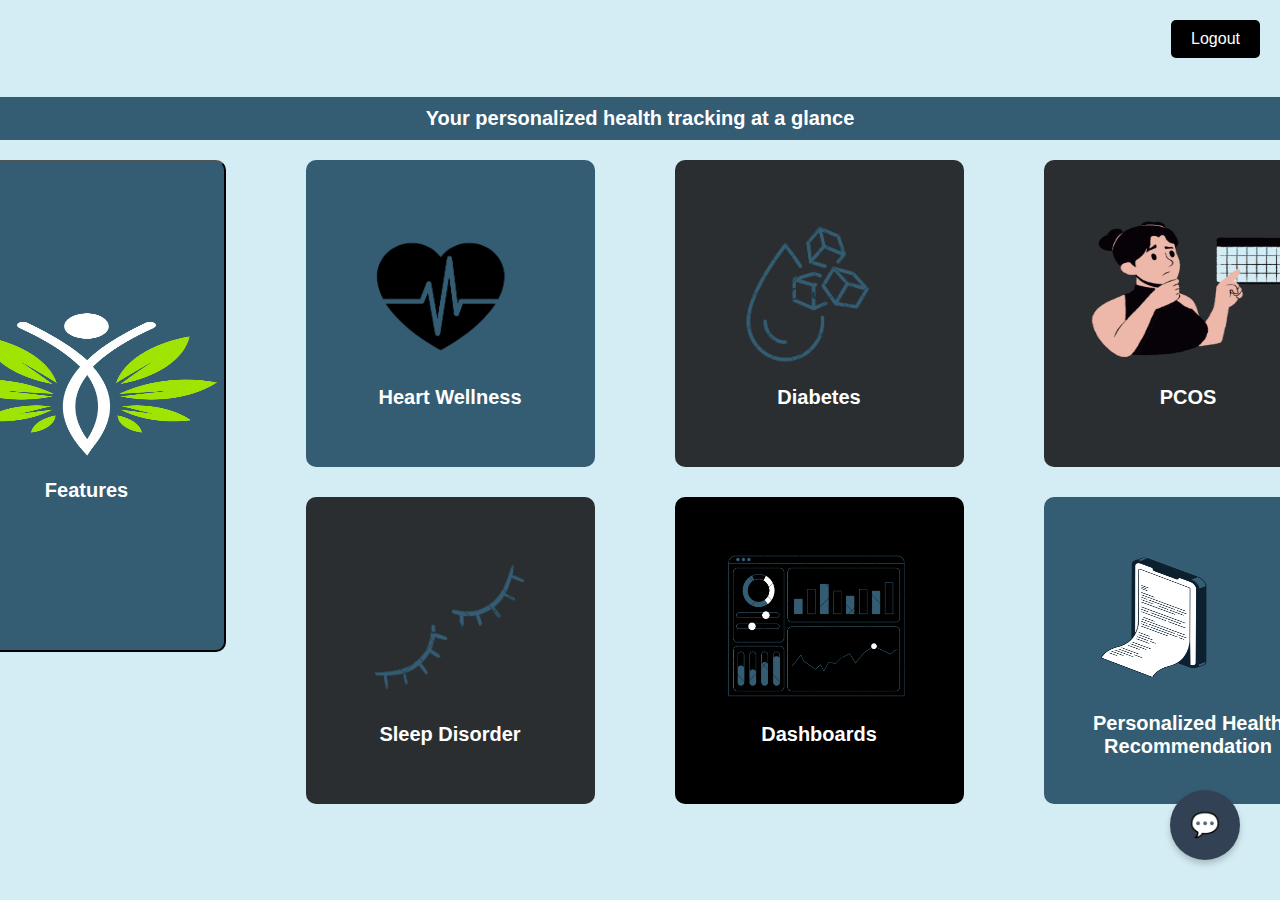
<file: XHEALTH-AI-main/html/afterlogin.html>
<!DOCTYPE html>
<html lang="en">
<head>
  <meta charset="UTF-8">
  <meta name="viewport" content="width=device-width, initial-scale=1.0">
  <title>afterlogin</title>
  <link rel="stylesheet" href="../css/afterlogin.css">
</head>
<body>
  <!-- Welcome Message Section -->
  <div class="welcome-container">
    <span>Your personalized health tracking at a glance</span>
  </div>

  <!-- Logout Button -->
  <button class="logout-button" onclick="logout()">Logout</button>

  <div class="container">
    <!-- Features Button -->
    <button class="block features">
      <img src="../images/logo.png" alt="Features">
      <span>Features</span>
    </button>

    <!-- Heart Wellness Button -->
    <a href="heart.html" class="block heart">
      <img src="../images/h.png" alt="Heart Wellness">
      <span>Heart Wellness</span>
    </a>

    <!-- Diabetes Button -->
    <a href="diabetes.html" class="block diabetes">
      <img src="../images/diabetes.png" alt="Diabetes">
      <span>Diabetes</span>
    </a>

    <!-- Asthma Button -->
    <a href="pcos.html" class="block asthma">
      <img src="../images/pcos.png" alt="Asthma">
      <span>PCOS</span>
    </a>

    <!-- Sleep Disorder Button -->
    <a href="sleep.html" class="block sleep">
      <img src="../images/sleep.png" alt="Sleep Disorder">
      <span>Sleep Disorder</span>
    </a>

    <!-- Dashboards Button -->
    <a href="dashboard.html" class="block dashboard">
      <img src="../images/dash.png" alt="Dashboards">
      <span>Dashboards</span>
    </a>

    <!-- Extra Button -->
    <a href="recommendations.html" class="block extra">
      <img src="../images/p.png" alt="Extra">
      <span>Personalized Health Recommendation</span>
    </a>
  </div>

  <script>
    // Logout function that redirects to the index page
    function logout() {
      window.location.href = "index.html"; // Redirect to index page (or login page)
    }
  </script>
      <iframe src="chatbot.html" style="position: fixed; bottom: 20px; right: 20px; width: 650px; height: 600px; border: none; z-index: 9999;"></iframe>
</body>
</html>
</file>
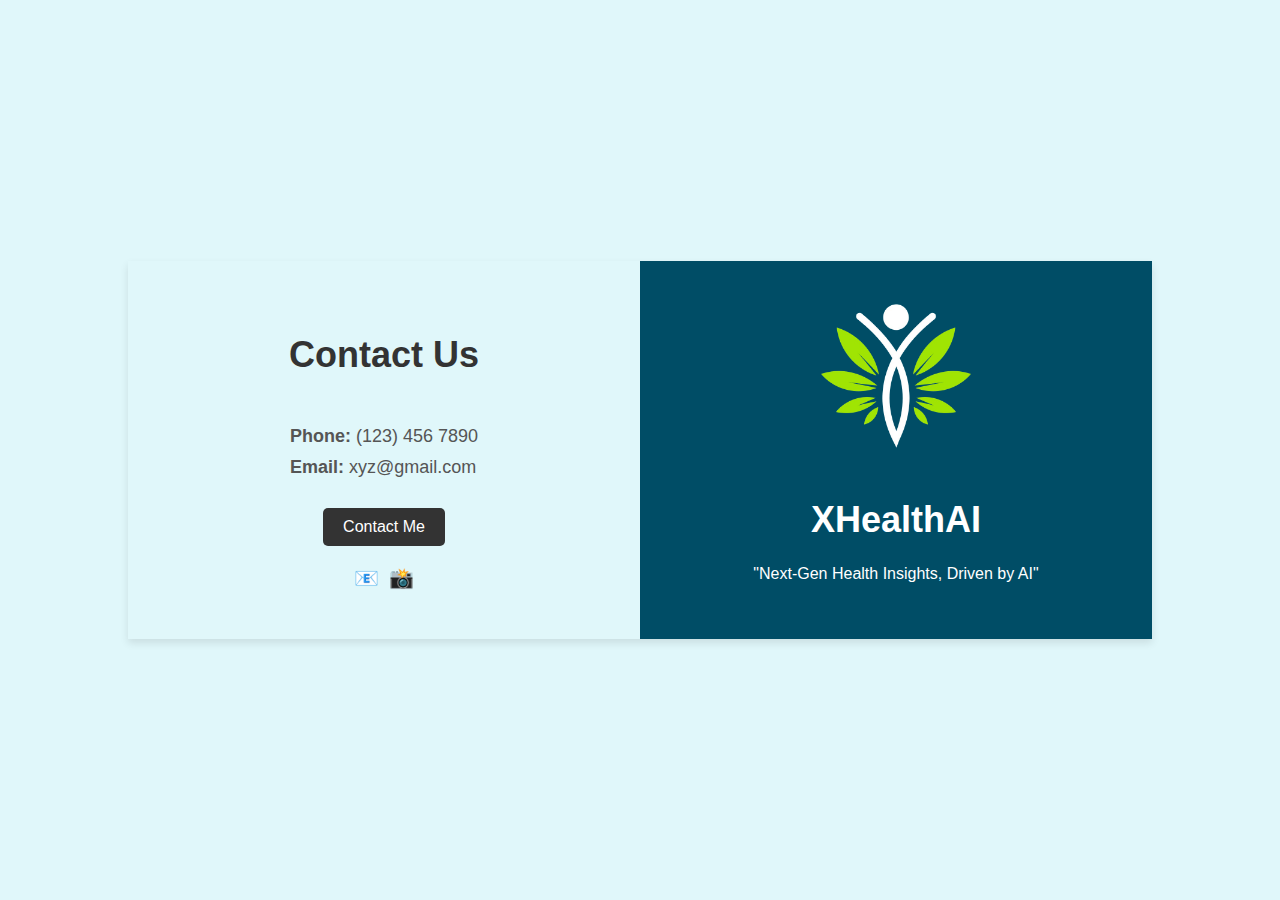
<file: XHEALTH-AI-main/html/contact.html>
<!DOCTYPE html>
<html lang="en">
  <head>
    <meta charset="UTF-8" />
    <meta name="viewport" content="width=device-width, initial-scale=1.0" />
    <title>Contact Us - XHealthAI</title>
    <style>
      body {
        margin: 0;
        font-family: Arial, sans-serif;
        display: flex;
        justify-content: center;
        align-items: center;
        height: 100vh;
        background-color: #e0f7fa;
      }

      .container {
        display: flex;
        flex-direction: row;
        width: 80%;
        max-width: 2000px;
        background-color: #ffffff;
        box-shadow: 0 4px 8px rgba(0, 0, 0, 0.1);
      }

      .left-section {
        flex: 1;
        background-color: #e0f7fa;
        padding: 40px;
        display: flex;
        flex-direction: column;
        justify-content: center;
        align-items: center;
      }

      .left-section h1 {
        font-size: 36px;
        color: #333333;
        margin-bottom: 20px;
        text-align: center;
      }

      .left-section p {
        font-size: 18px;
        color: #555555;
        margin: 5px 0;
      }

      .contact-info {
        margin-top: 20px;
        text-align: left;
        font-size: 16px;
        color: #333333;
      }

      .contact-info p {
        margin: 10px 0;
      }

      .contact-info p span {
        font-weight: bold;
      }

      .contact-button {
        margin-top: 20px;
      }

      .contact-button button {
        background-color: #333333;
        color: white;
        border: none;
        padding: 10px 20px;
        font-size: 16px;
        cursor: pointer;
        border-radius: 5px;
      }

      .contact-button button:hover {
        background-color: #555555;
      }

      .icons {
        margin-top: 20px;
        display: flex;
        gap: 10px;
      }

      .icons a {
        color: #333333;
        font-size: 20px;
        text-decoration: none;
      }

      .right-section {
        flex: 1;
        background-color: #004d66;
        display: flex;
        justify-content: center;
        align-items: center;
        color: white;
        text-align: center;
        padding: 40px;
      }

      .right-section h1 {
        font-size: 36px;
      }

      .right-section p {
        font-size: 16px;
        margin-top: 10px;
      }

      .logo {
        max-width: 150px;
        margin-bottom: 20px;
      }
    </style>
  </head>
  <body>
    <div class="container">
      <div class="left-section">
        <h1>Contact Us</h1>
        <div class="contact-info">
          <p><span>Phone:</span> (123) 456 7890</p>
          <p><span>Email:</span> xyz@gmail.com</p>
        </div>
        <div class="contact-button">
          <button onclick="location.href='mailto:xyz@gmail.com'">Contact Me</button>
        </div>
        <div class="icons">
          <a href="mailto:xyz@gmail.com">📧</a>
          <a href="https://www.instagram.com" target="_blank">📸</a>
        </div>
      </div>
      <div class="right-section">
        <div>
          <img src="../images/logo.png" alt="XHealthAI Logo" class="logo" />
          <h1>XHealthAI</h1>
          <p>"Next-Gen Health Insights, Driven by AI"</p>
        </div>
      </div>
    </div>
  </body>
</html>
</file>
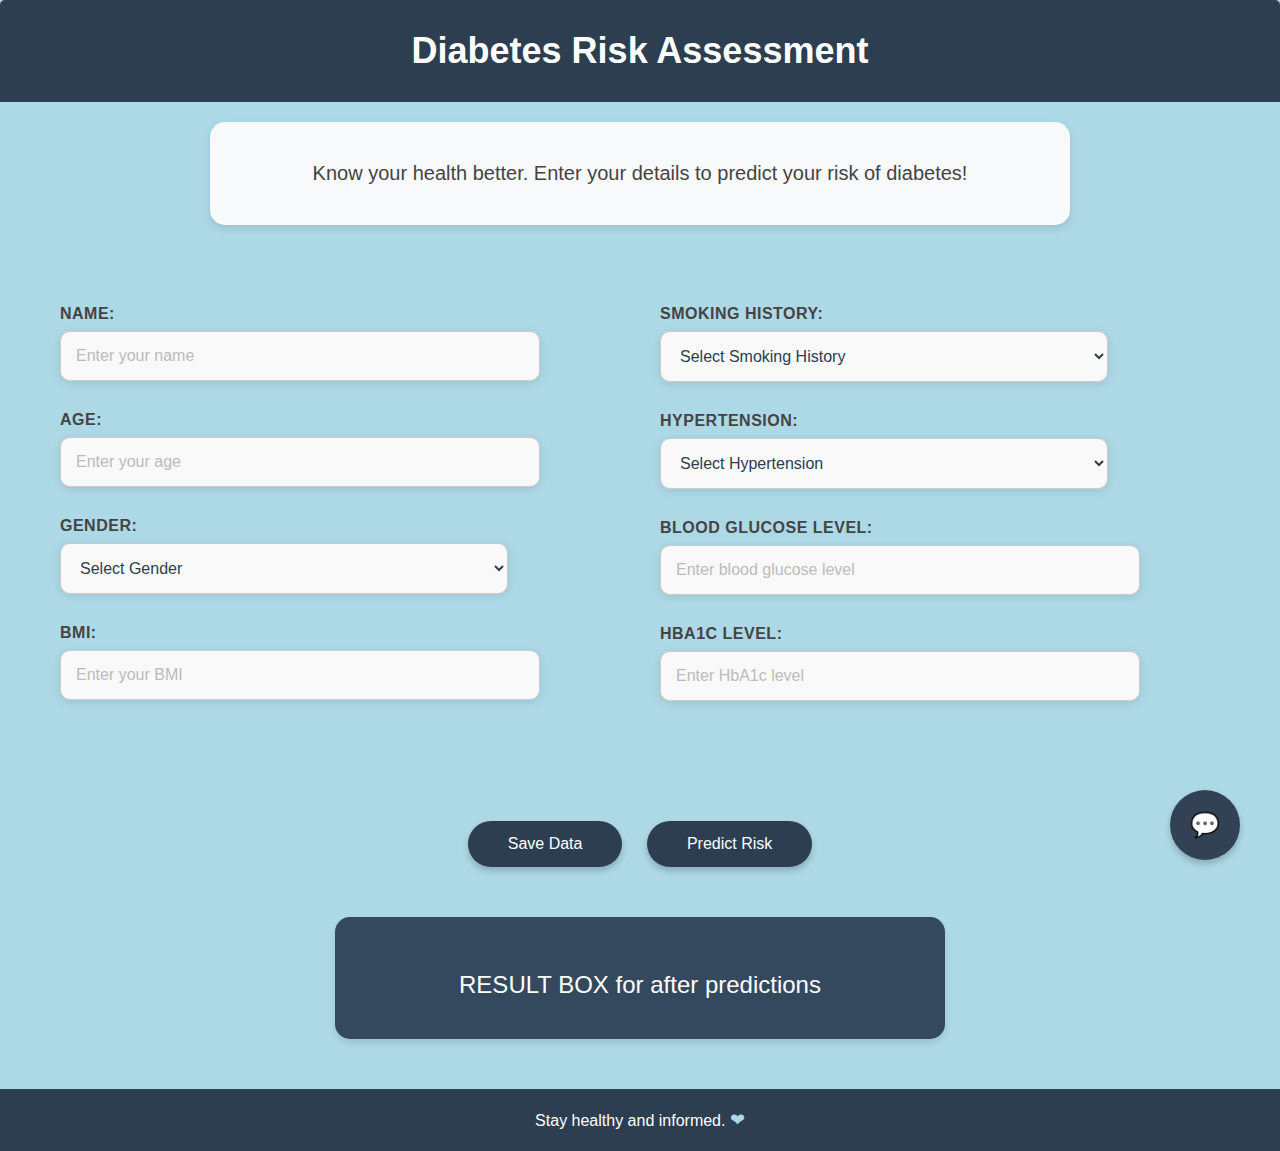
<file: XHEALTH-AI-main/html/diabetes.html>
<!DOCTYPE html>
<html lang="en">
<head>
  <meta charset="UTF-8">
  <meta name="viewport" content="width=device-width, initial-scale=1.0">
  <link rel="stylesheet" href="../css/box.css">
  <title>Diabetes Prediction</title>
</head>
<body>

  <!-- Header Section -->
  <div class="header">
    <h1>Diabetes Risk Assessment</h1>
  </div>

  <!-- Tagline Section -->
  <div class="intro-text">
    <p>Know your health better. Enter your details to predict your risk of diabetes!</p>
  </div>

  <!-- Main Input Section -->
  <div class="main">

    <!-- Left Column -->
    <div class="left-column">
      <div class="input-section">
        <label for="name">Name:</label>
        <input type="text" id="name" placeholder="Enter your name">
      </div>
      <div class="input-section">
        <label for="age">Age:</label>
        <input type="number" id="age" placeholder="Enter your age">
      </div>
      <div class="input-section">
        <label for="gender">Gender:</label>
        <select id="gender">
          <option value="" disabled selected>Select Gender</option>
          <option value="male">Male</option>
          <option value="female">Female</option>
          <option value="other">Other</option>
        </select>
      </div>
      <div class="input-section">
        <label for="bmi">BMI:</label>
        <input type="number" id="bmi" placeholder="Enter your BMI">
      </div>
    </div> <!-- Close left-column div -->

    <!-- Right Column -->
    <div class="right-column">
      <div class="input-section">
        <label for="smoking_history">Smoking History:</label>
        <select id="smoking_history">
          <option value="" disabled selected>Select Smoking History</option>
          <option value="never">Never</option>
          <option value="former">Former</option>
          <option value="current">Current</option>
        </select>
      </div>
      <div class="input-section">
        <label for="hypertension">Hypertension:</label>
        <select id="hypertension">
          <option value="" disabled selected>Select Hypertension</option>
          <option value="1">Yes</option>
          <option value="0">No</option>
        </select>
      </div>
      <div class="input-section">
        <label for="blood_glucose_level">Blood Glucose Level:</label>
        <input type="number" id="blood_glucose_level" placeholder="Enter blood glucose level">
      </div>
      <div class="input-section">
        <label for="HbA1c_level">HbA1c Level:</label>
        <input type="number" id="HbA1c_level" placeholder="Enter HbA1c level">
      </div>
    </div> <!-- Close right-column div -->

  </div> <!-- Close main div -->

  <!-- Buttons -->
  <div class="buttons">
    <button class="predict-btn" onclick="saveData()">Save Data</button>
    <button class="predict-btn" onclick="predictDiabetesRisk()">Predict Risk</button>
  </div>

  <!-- Result Box -->
  <div class="result-box" id="result-box">
    <p>RESULT BOX for after predictions</p>
  </div>
  
  <!-- Footer Section -->
  <footer class="footer-container">
    <p>Stay healthy and informed. <span>&#x2764;</span></p>
  </footer>

  <script>
    // Function to save data to the backend for diabetes
    function saveData() {
        const age = document.getElementById("age").value.trim();
        const gender = document.getElementById("gender").value;
        const hypertension = document.getElementById("hypertension").value;
        const smokingHistory = document.getElementById("smoking_history").value;
        const bmi = document.getElementById("bmi").value.trim();
        const hba1cLevel = document.getElementById("HbA1c_level").value.trim();
        const bloodGlucoseLevel = document.getElementById("blood_glucose_level").value.trim();

        // Replace with actual user ID from your system
        const userId = localStorage.getItem("user_id");

        // Data validation before sending request
        if (!age || !gender || !hypertension || !smokingHistory || !bmi || !hba1cLevel || !bloodGlucoseLevel) {
            alert("Please fill in all fields correctly.");
            return;
        }

        fetch(`http://127.0.0.1:5000/diabetes/diabetes_data/${userId}`, {
            method: "POST",
            headers: {
                "Content-Type": "application/json",
            },
            body: JSON.stringify({
                age,
                gender,
                hypertension,
                smoking_history: smokingHistory,
                bmi,
                HbA1c_level: hba1cLevel,
                blood_glucose_level: bloodGlucoseLevel,
            }),
        })
        .then((response) => response.json())
        .then((data) => {
            console.log("Data saved:", data);
            alert("Data saved successfully!");
        })
        .catch((error) => {
            console.error("Error:", error);
            alert("Error saving data!");
        });
    }

    // Function to predict diabetes risk
    function predictDiabetesRisk() {
        const age = document.getElementById("age").value.trim();
        const gender = document.getElementById("gender").value;
        const hypertension = document.getElementById("hypertension").value;
        const smokingHistory = document.getElementById("smoking_history").value;
        const bmi = document.getElementById("bmi").value.trim();
        const hba1cLevel = document.getElementById("HbA1c_level").value.trim();
        const bloodGlucoseLevel = document.getElementById("blood_glucose_level").value.trim();

        // Data validation before sending request
        if (!age || isNaN(age) || !gender || !hypertension || !smokingHistory || !bmi || isNaN(bmi) || !hba1cLevel || isNaN(hba1cLevel) || !bloodGlucoseLevel || isNaN(bloodGlucoseLevel)) {
            alert("Please fill in all fields correctly.");
            return;
        }

        // Show loading message while waiting for response
        document.getElementById("result-box").innerText = "Loading prediction...";

        fetch("http://127.0.0.1:5000/diabetes/diabetes_predict", {
            method: "POST",
            headers: {
                "Content-Type": "application/json",
            },
            body: JSON.stringify({
                age,
                gender,
                hypertension,
                smoking_history: smokingHistory,
                bmi,
                HbA1c_level: hba1cLevel,
                blood_glucose_level: bloodGlucoseLevel,
            }),
        })
        .then((response) => response.json())
        .then((data) => {
            console.log("Prediction:", data);
            const resultBox = document.getElementById("result-box");
            resultBox.innerHTML = `
                <p><strong>Prediction:</strong> ${data.message}</p>
                <p><strong>Risk Assessment:</strong> Based on the analysis, there is a <strong>${data.probabilities.risk}</strong> likelihood of being at risk of diabetes, while there is a <strong>${data.probabilities.no_risk}</strong> chance of no risk.</p>
            `;
        })
        .catch((error) => {
            console.error("Error:", error);
            alert("Error predicting risk!");
            document.getElementById("result-box").innerText = "Error occurred. Please try again.";
        });
    }
  </script>
      <iframe src="chatbot.html" style="position: fixed; bottom: 20px; right: 20px; width: 650px; height: 900px; border: none; z-index: 9999;"></iframe>
</body>
</html>
</file>
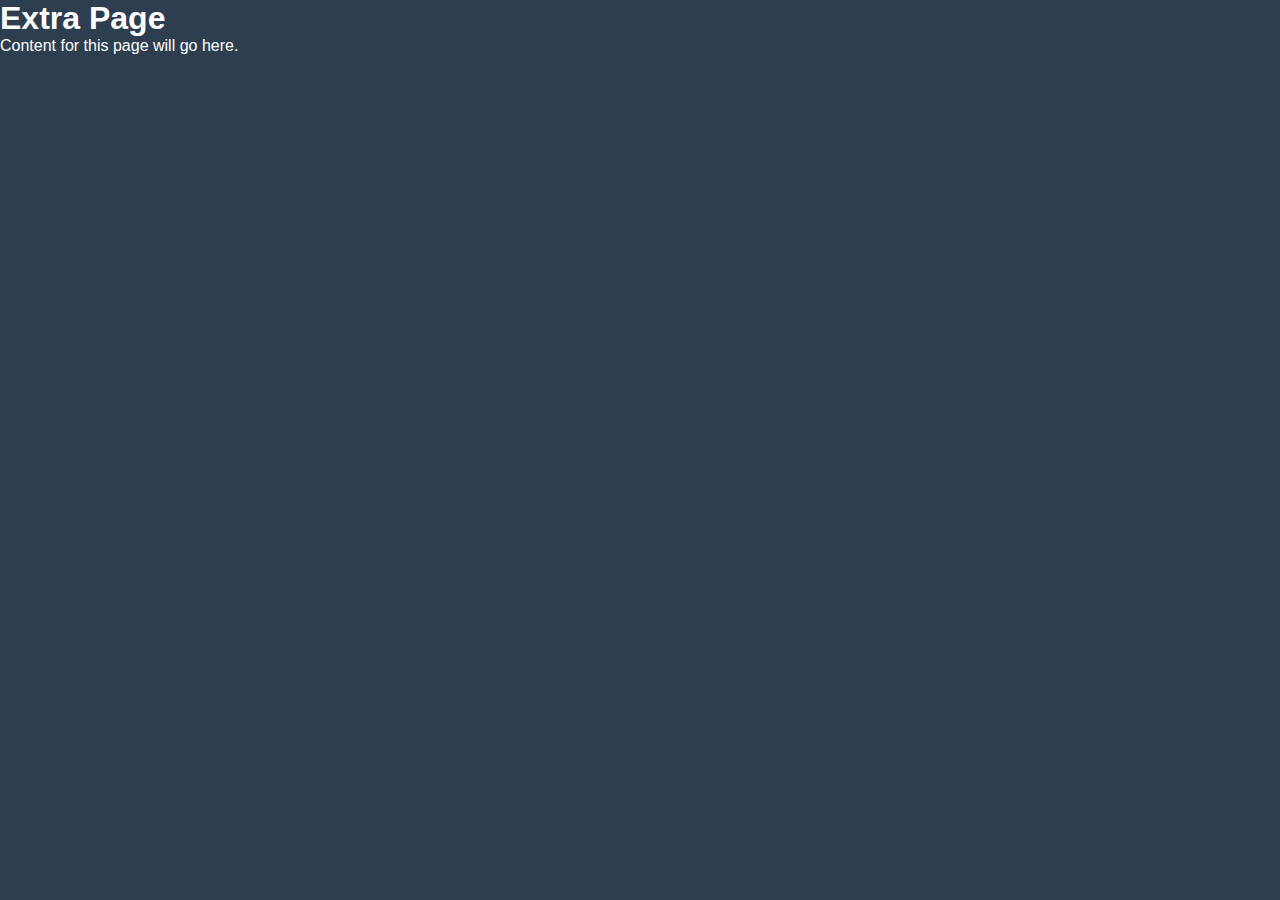
<file: XHEALTH-AI-main/html/extra.html>
<!DOCTYPE html>
<html lang="en">
<head>
  <meta charset="UTF-8">
  <meta name="viewport" content="width=device-width, initial-scale=1.0">
  <title>Extra Page</title>
  <link rel="stylesheet" href="../css/styles.css">
</head>
<body>
  <h1>Extra Page</h1>
  <p>Content for this page will go here.</p>
</body>
</html>
</file>
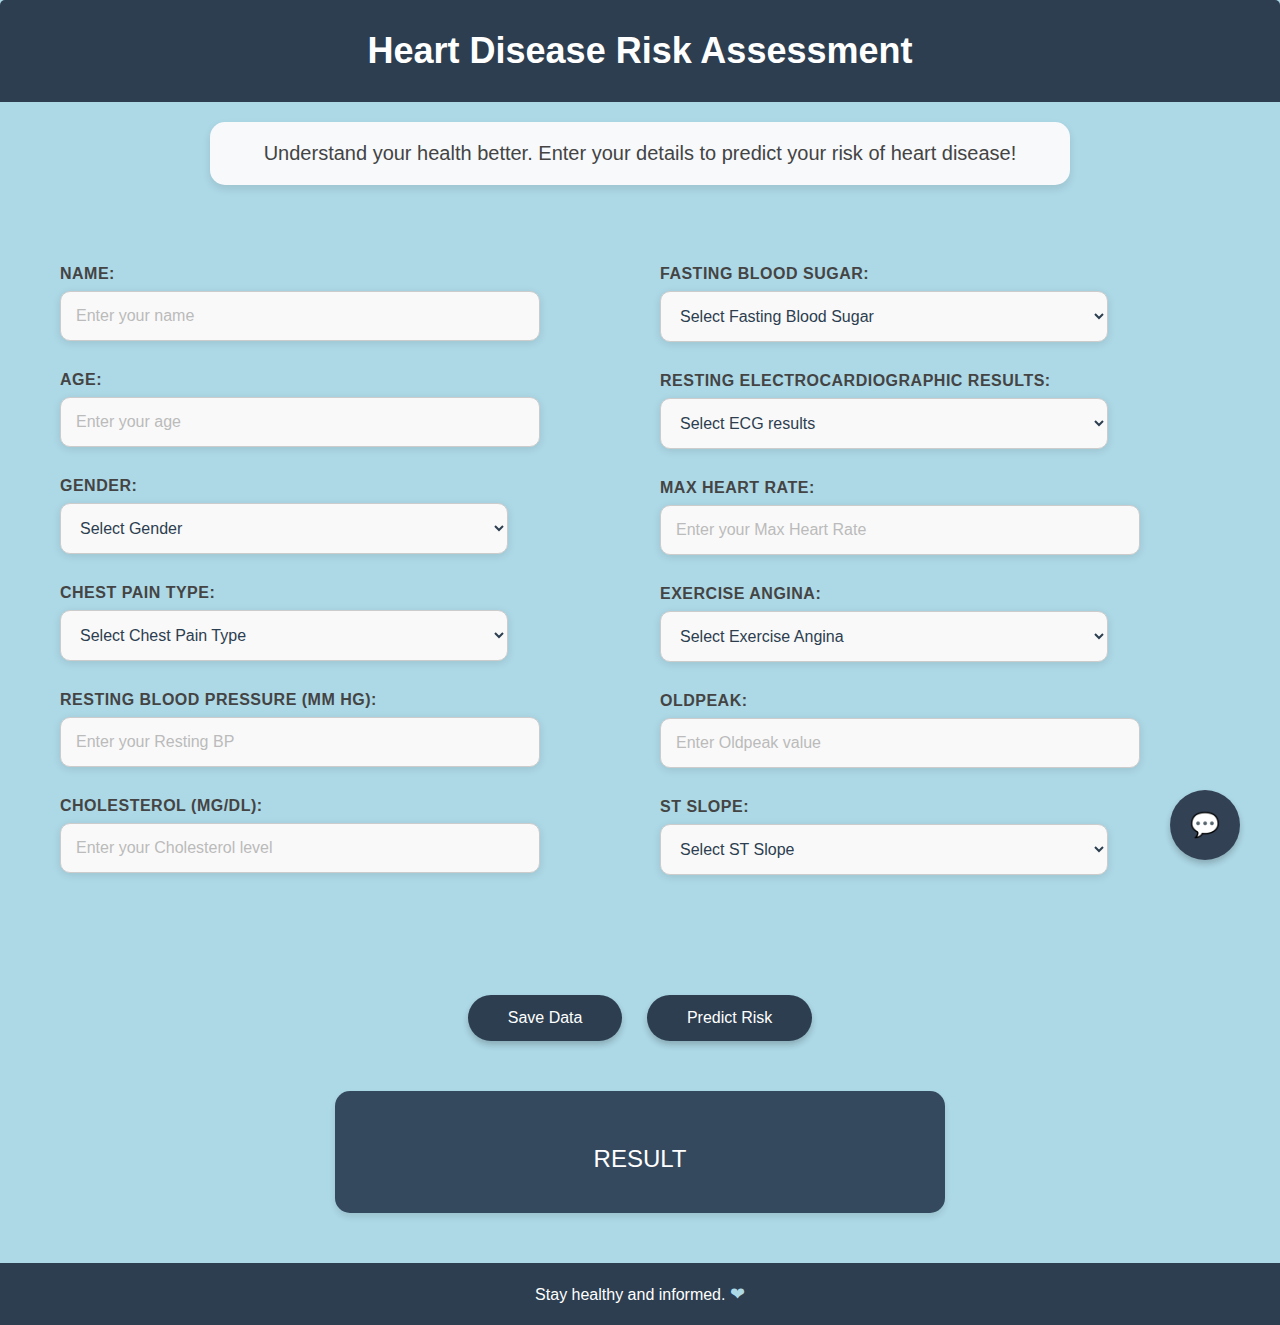
<file: XHEALTH-AI-main/html/heart.html>
<!DOCTYPE html>
<html lang="en">
<head>
  <meta charset="UTF-8">
  <meta name="viewport" content="width=device-width, initial-scale=1.0">
  <link rel="stylesheet" href="../css/box.css">
  <title>Heart Prediction</title>
</head>
<body>

  <!-- Header Section -->
  <div class="header">
    <h1>Heart Disease Risk Assessment</h1>
  </div>

  <!-- Tagline Section -->
<div class="intro-text">
  Understand your health better. Enter your details to predict your risk of heart disease!
</div>


  <!-- Main Input Section -->
  <div class="main">

    <!-- Left Column -->
    <div class="left-column">
      <div class="input-section">
        <label for="name">Name:</label>
        <input type="text" id="name" placeholder="Enter your name">
      </div>
      <div class="input-section">
        <label for="age">Age:</label>
        <input type="number" id="age" placeholder="Enter your age">
      </div>
      <div class="input-section">
        <label for="sex">Gender:</label>
        <select id="sex">
          <option value="" disabled selected>Select Gender</option>
          <option value="Male">Male</option>
          <option value="Female">Female</option>
          <option value="Other">Other</option>
        </select>
      </div>
      <div class="input-section">
        <label for="chestPainType">Chest Pain Type:</label>
        <select id="chestPainType">
          <option value="" disabled selected>Select Chest Pain Type</option>
          <option value="Typical">Typical Angina</option>
          <option value="Atypical">Atypical Angina</option>
          <option value="Non-Anginal">Non-Anginal Pain</option>
          <option value="Asymptomatic">Asymptomatic</option>
        </select>
      </div>
      <div class="input-section">
        <label for="restingBP">Resting Blood Pressure (mm Hg):</label>
        <input type="number" id="restingBP" placeholder="Enter your Resting BP">
      </div>
      <div class="input-section">
        <label for="cholesterol">Cholesterol (mg/dl):</label>
        <input type="number" id="cholesterol" placeholder="Enter your Cholesterol level">
      </div>
    </div>

    <!-- Right Column -->
    <div class="right-column">
      <div class="input-section">
        <label for="fastingBS">Fasting Blood Sugar:</label>
        <select id="fastingBS">
          <option value="" disabled selected>Select Fasting Blood Sugar</option>
          <option value=1>Greater than 120 mg/dl</option>
          <option value=0>Less than or equal to 120 mg/dl</option>
        </select>
      </div>
      <div class="input-section">
        <label for="restingECG">Resting Electrocardiographic Results:</label>
        <select id="restingECG">
          <option value="" disabled selected>Select ECG results</option>
          <option value="Normal">Normal</option>
          <option value="ST-T Wave Abnormality">ST-T wave abnormality</option>
          <option value="Left Ventricular Hypertrophy">Left ventricular hypertrophy</option>
        </select>
      </div>
      <div class="input-section">
        <label for="maxHR">Max Heart Rate:</label>
        <input type="number" id="maxHR" placeholder="Enter your Max Heart Rate">
      </div>
      <div class="input-section">
        <label for="exerciseAngina">Exercise Angina:</label>
        <select id="exerciseAngina">
          <option value="" disabled selected>Select Exercise Angina</option>
          <option value="Yes">Yes</option>
          <option value="No">No</option>
        </select>
      </div>
      <div class="input-section">
        <label for="oldpeak">Oldpeak:</label>
        <input type="number" id="oldpeak" placeholder="Enter Oldpeak value">
      </div>
      <div class="input-section">
        <label for="stSlope">ST Slope:</label>
        <select id="stSlope">
          <option value="" disabled selected>Select ST Slope</option>
          <option value="Upsloping">Upsloping</option>
          <option value="Flat">Flat</option>
          <option value="Downsloping">Downsloping</option>
        </select>
      </div>
    </div>

  </div>

  <!-- Buttons -->
  <div class="buttons">
    <button class="predict-btn" onclick="saveData()">Save Data</button>
    <button class="predict-btn" onclick="predictHeartRisk()">Predict Risk</button>
  </div>

  <!-- Result Box -->
  <div class="result-box" id="result-box">
    <p>RESULT</p>
  </div>

  <!-- Footer Section -->
  <footer class="footer-container">
    <p>Stay healthy and informed. <span>&#x2764;</span></p>
  </footer>

  <script>
    // Function to save data to the backend
    function saveData() {
      const age = document.getElementById("age").value;
      const sex = document.getElementById("sex").value;
      const chestPainType = document.getElementById("chestPainType").value;
      const restingBP = document.getElementById("restingBP").value;
      const cholesterol = document.getElementById("cholesterol").value;
      const fastingBS = document.getElementById("fastingBS").value;
      const restingECG = document.getElementById("restingECG").value;
      const maxHR = document.getElementById("maxHR").value;
      const exerciseAngina = document.getElementById("exerciseAngina").value;
      const oldpeak = document.getElementById("oldpeak").value;
      const stSlope = document.getElementById("stSlope").value;

      // Replace with actual user ID from your system
      const userId = localStorage.getItem("user_id");

      // Data validation before sending request
      if (!age || !sex || !chestPainType || !restingBP || !cholesterol || !fastingBS || !restingECG || !maxHR || !exerciseAngina || !oldpeak || !stSlope) {
        alert("Please fill in all fields.");
        return;
      }

      fetch(`http://127.0.0.1:5000/heart/heart_data/${userId}`, {
        method: "POST",
        headers: {
          "Content-Type": "application/json",
        },
        body: JSON.stringify({
          age,
          sex,
          chestPainType: chestPainType,
          restingBP: restingBP,
          cholesterol,
          fastingBS: fastingBS,
          restingECG: restingECG,
          maxHR: maxHR,
          exerciseAngina: exerciseAngina,
          oldpeak,
          stSlope: stSlope,
        }),
      })
        .then((response) => response.json())
        .then((data) => {
          console.log("Data saved:", data);
          alert("Data saved successfully!");
        })
        .catch((error) => {
          console.error("Error:", error);
          alert("Error saving data!");
        });
    }

    // Function to predict heart disease risk
    function predictHeartRisk() {
      const age = document.getElementById("age").value;
      const sex = document.getElementById("sex").value;
      const chestPainType = document.getElementById("chestPainType").value;
      const restingBP = document.getElementById("restingBP").value;
      const cholesterol = document.getElementById("cholesterol").value;
      const fastingBS = document.getElementById("fastingBS").value;
      const restingECG = document.getElementById("restingECG").value;
      const maxHR = document.getElementById("maxHR").value;
      const exerciseAngina = document.getElementById("exerciseAngina").value;
      const oldpeak = document.getElementById("oldpeak").value;
      const stSlope = document.getElementById("stSlope").value;

      // Data validation before sending request
      if (!age || !sex || !chestPainType || !restingBP || !cholesterol || !fastingBS || !restingECG || !maxHR || !exerciseAngina || !oldpeak || !stSlope) {
        alert("Please fill in all fields.");
        return;
      }

      // Show loading message while waiting for response
      document.getElementById("result-box").innerText = "Loading prediction...";

      fetch("http://127.0.0.1:5000/heart/heart_predict", {
        method: "POST",
        headers: {
          "Content-Type": "application/json",
        },
        body: JSON.stringify({
          age,
          sex,
          chestPainType: chestPainType,
          restingBP: restingBP,
          cholesterol,
          fastingBS: fastingBS,
          restingECG: restingECG,
          maxHR: maxHR,
          exerciseAngina: exerciseAngina,
          oldpeak,
          stSlope: stSlope,
        }),
      })
        .then((response) => response.json())
        .then((data) => {
          console.log("Prediction:", data);
          const resultBox = document.getElementById("result-box");
    resultBox.innerHTML = `
<p><strong>Prediction:</strong> ${data.message}</p>
<p><strong>Risk Assessment:</strong> Based on the analysis, there is a <strong>${data.probabilities.risk}</strong> likelihood of being at risk of heart disease, while there is a <strong>${data.probabilities.no_risk}</strong> chance of no risk.</p>
    `;
  })      
        .catch((error) => {
          console.error("Error:", error);
          alert("Error predicting risk!");
          document.getElementById("result-box").innerText = "Error occurred. Please try again.";
        });
    }
  </script>
      <iframe src="chatbot.html" style="position: fixed; bottom: 20px; right: 20px; width: 650px; height: 600px; border: none; z-index: 9999;"></iframe>

</body>
</html>
</file>
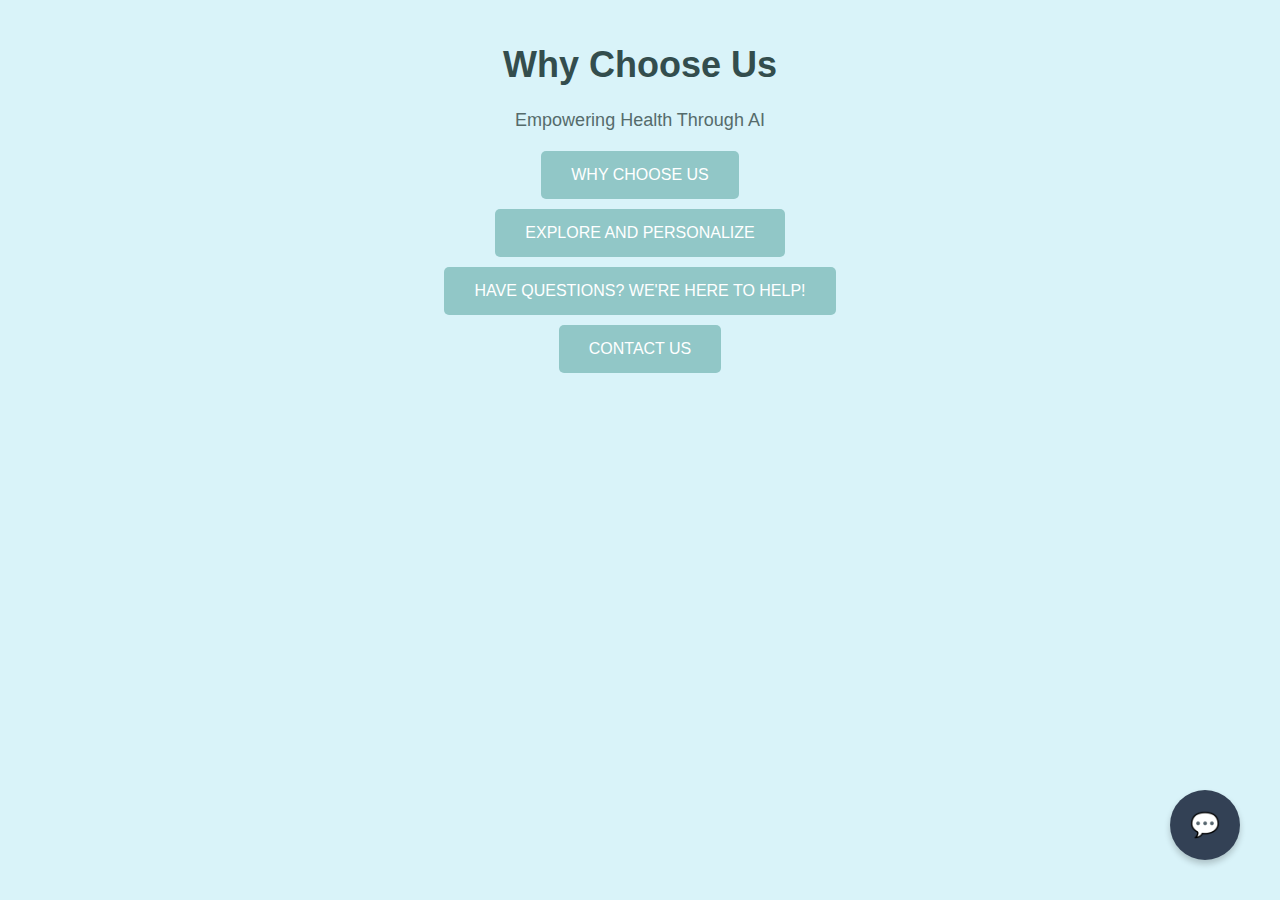
<file: XHEALTH-AI-main/html/offer.html>
<!DOCTYPE html>
<html lang="en">
  <head>
    <meta charset="UTF-8" />
    <meta name="viewport" content="width=device-width, initial-scale=1.0" />
    <title>Why Choose Us - XHealthAI</title>
    <style>
      body {
        font-family: Arial, sans-serif;
        background-color: #d9f3f9;
        margin: 0;
        padding: 0;
      }
      .container {
        text-align: center;
        padding: 20px;
      }
      .container h1 {
        font-size: 36px;
        color: #334d4d;
      }
      .container p {
        font-size: 18px;
        color: #556b6b;
      }
      .buttons {
        margin-top: 20px;
      }
      .buttons button {
        display: block;
        margin: 10px auto;
        padding: 15px 30px;
        font-size: 16px;
        background-color: #91c7c7;
        border: none;
        border-radius: 5px;
        cursor: pointer;
        color: white;
        text-transform: uppercase;
      }
      .buttons button:hover {
        background-color: #76a6a6;
      }
      .images {
        display: flex;
        justify-content: space-around;
        flex-wrap: wrap;
        margin: 20px;
      }
      .images img {
        max-width: 300px;
        margin: 10px;
        border-radius: 10px;
        box-shadow: 0px 4px 6px rgba(0, 0, 0, 0.1);
      }
    </style>
  </head>
  <body>
    <div class="container">
      <h1>Why Choose Us</h1>
      <p>Empowering Health Through AI</p>
      <div class="buttons">
        <button onclick="location.href='whychooseus.html'">Why Choose Us</button>
        <button onclick="location.href='explore.html'">Explore and Personalize</button>
        <button onclick="location.href='faq.html'">Have Questions? We're here to help!</button>
        <button onclick="location.href='contact.html'">Contact us</button>
      </div>
    </div>
    <iframe src="chatbot.html" style="position: fixed; bottom: 20px; right: 20px; width: 650px; height: 600px; border: none; z-index: 9999;"></iframe>
  </body>
</html>
</file>
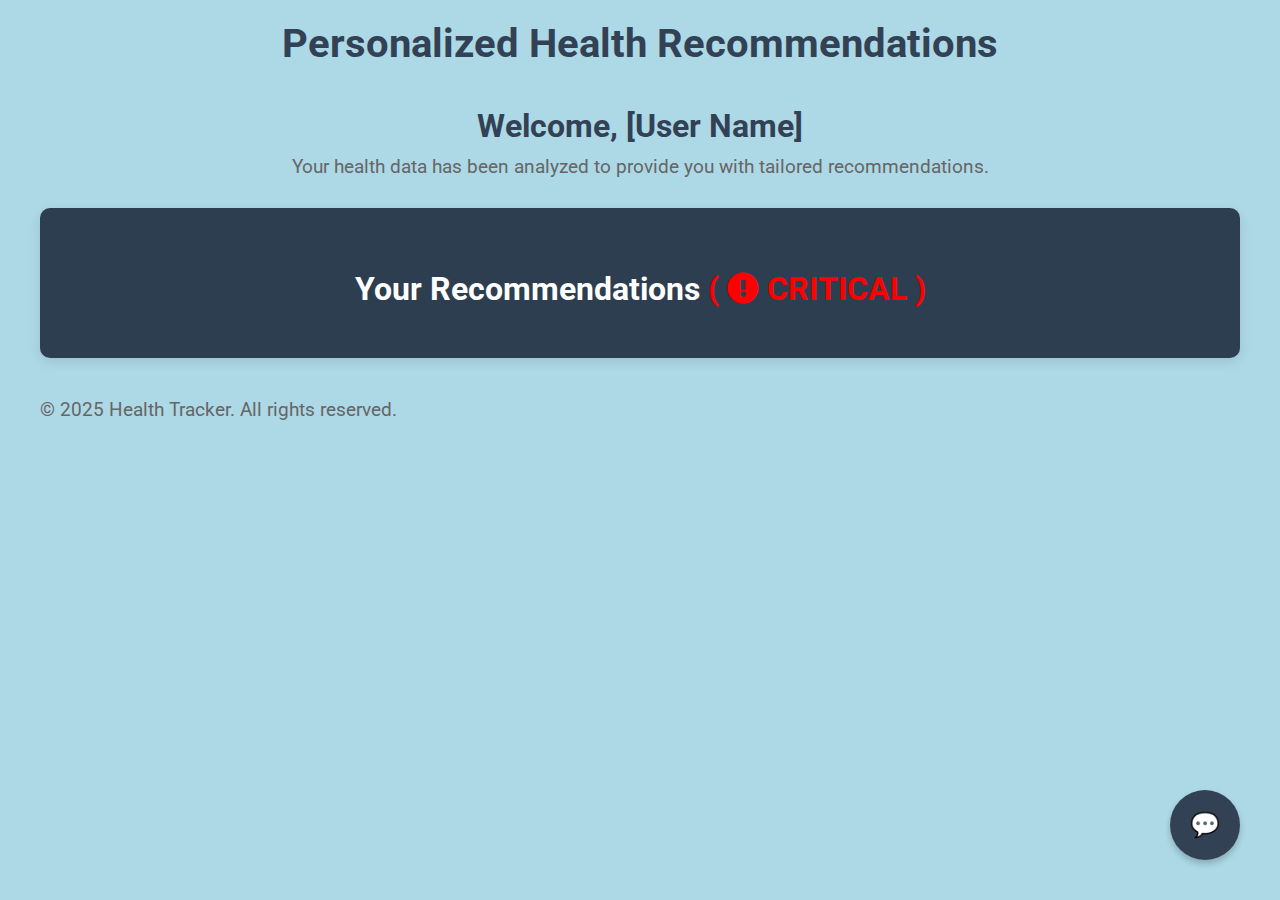
<file: XHEALTH-AI-main/html/recommendations.html>
<!DOCTYPE html>
<html lang="en">
<head>
    <meta charset="UTF-8">
    <meta name="viewport" content="width=device-width, initial-scale=1.0">
    <title>Health Recommendations</title>
    <link rel="stylesheet" href="../css/r.css">
    <link href="https://fonts.googleapis.com/css2?family=Roboto:wght@400;700&display=swap" rel="stylesheet">
    <link rel="stylesheet" href="https://cdnjs.cloudflare.com/ajax/libs/font-awesome/5.15.3/css/all.min.css">
</head>
<body>
    <div class="container">
        <header>
            <h1>Personalized Health Recommendations</h1>
        </header>
        <main>
            <div class="user-info">
                <h2>Welcome, <span id="user-name">[User Name]</span></h2>
                <p>Your health data has been analyzed to provide you with tailored recommendations.</p>
            </div>
            <div class="recommendations">
                <h3>Your Recommendations <span style="color:red;">( <i class="fas fa-exclamation-circle"></i> CRITICAL )</span></h3>
                <div id="recommendations-list" class="recommendation-cards">
                </div>
            </div>
        </main>
        <footer>
            <p>&copy; 2025 Health Tracker. All rights reserved.</p>
        </footer>
    </div>

    <script>
        document.addEventListener("DOMContentLoaded", () => {
            const userId = localStorage.getItem("user_id");
            const apiUrl = `http://127.0.0.1:5000/recommendations/recommendations/${userId}`;

            fetch(apiUrl)
                .then(response => {
                    if (!response.ok) {
                        throw new Error(`Error: ${response.statusText}`);
                    }
                    return response.json();
                })
                .then(data => {
                    // Update user information
                    document.getElementById("user-name").textContent = data.user.name;

                    // Populate recommendations
                    const recommendationsList = document.getElementById("recommendations-list");
                    recommendationsList.innerHTML = ""; // Clear previous entries
                    data.recommendations.forEach(rec => {
                        const card = document.createElement("div");
                        card.className = "card";

                        // Check if the recommendation contains "high" or "low"
                        if (rec.toLowerCase().includes("high")) {
                            card.classList.add("high"); // Add high class for dark blue
                        } else if (rec.toLowerCase().includes("low")) {
                            card.classList.add("low"); // Add low class for light blue
                        }

                        card.innerHTML = `<p>${rec}</p>`;
                        recommendationsList.appendChild(card);
                    });
                })
                .catch(error => {
                    console.error("Failed to fetch recommendations:", error);
                    alert("Could not fetch recommendations. Please try again later.");
                });
        });
    </script>
      <iframe src="chatbot.html" style="position: fixed; bottom: 20px; right: 20px; width: 650px; height: 600px; border: none; z-index: 9999;"></iframe>
</body>
</html>
</file>
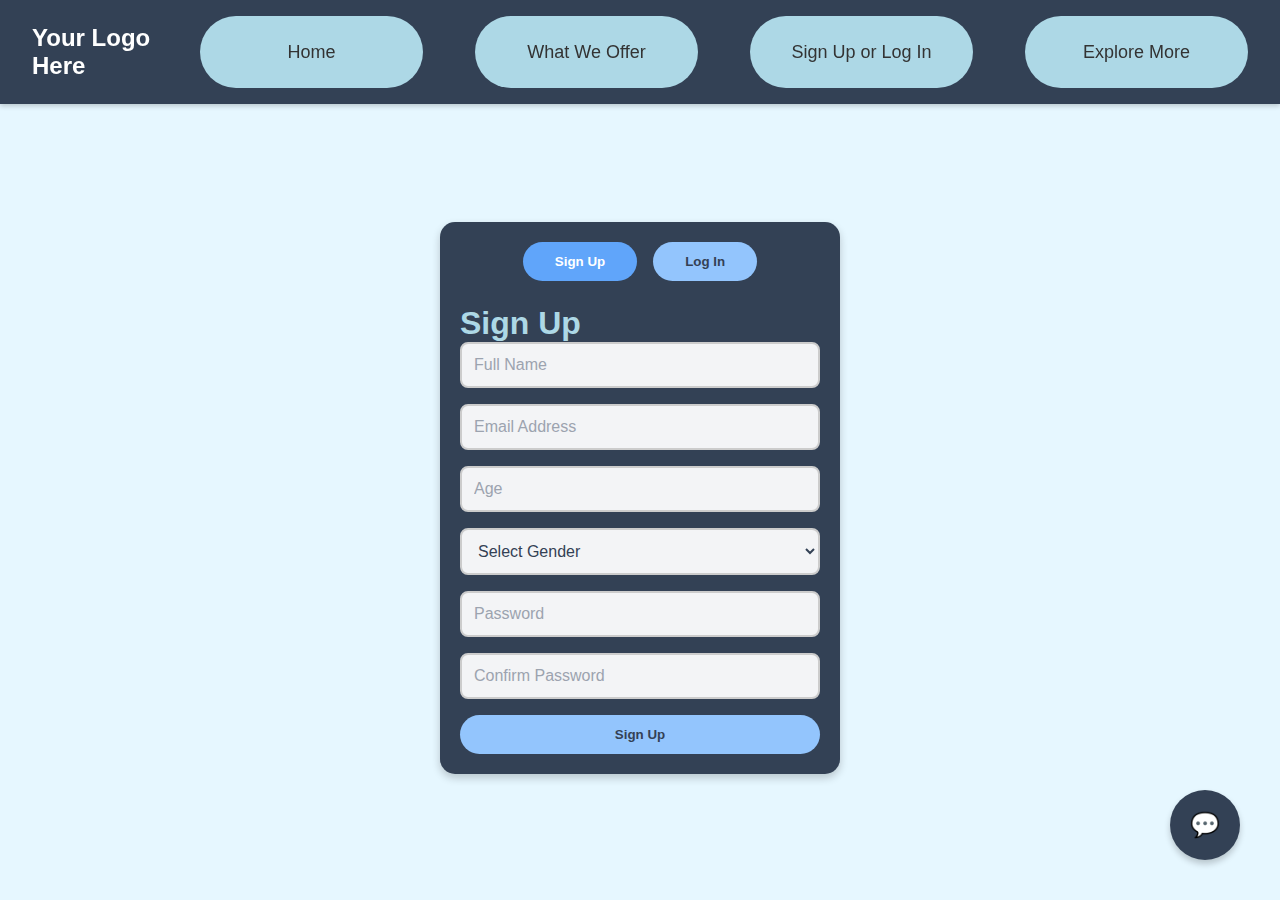
<file: XHEALTH-AI-main/html/signup.html>
<!DOCTYPE html>
<html lang="en">
<head>
  <meta charset="UTF-8">
  <meta name="viewport" content="width=device-width, initial-scale=1.0">
  <title>Sign Up or Log In</title>
  <link rel="stylesheet" href="../css/styles.css">
  <link rel="stylesheet" href="../css/signup.css">
</head>
  <header>
    <div class="logo">Your Logo Here</div>
    <nav>
      <a href="index.html" class="button">Home</a>
      <a href="offer.html" class="button">What We Offer</a>
      <a href="signup.html" class="button">Sign Up or Log In</a>
      <a href="extra.html" class="button">Explore More</a>
    </nav>
  </header>

  <main>
    <div class="container">
      <!-- Tab Controls -->
      <div class="tabs">
          <button class="tab-btn active" onclick="showContent('signup')">Sign Up</button>
          <button class="tab-btn" onclick="showContent('login')">Log In</button>
      </div>

      <!-- Sign Up Form -->
      <div id="signup" class="content active">
          <h1>Sign Up</h1>
          <form id="signup-form">
              <input type="text" id="full-name" placeholder="Full Name" required>
              <input type="email" id="email" placeholder="Email Address" required>
              <input type="number" id="age" placeholder="Age" required>
              <select id="gender" required>
                  <option value="" disabled selected>Select Gender</option>
                  <option value="male">Male</option>
                  <option value="female">Female</option>
                  <option value="other">Other</option>
              </select>
              <input type="password" id="password" placeholder="Password" required>
              <input type="password" id="confirm-password" placeholder="Confirm Password" required>
              <button type="submit">Sign Up</button>
          </form>
      </div>

      <!-- Log In Form -->
      <div id="login" class="content">
          <h1>Log In</h1>
          <form id="login-form">
              <input type="email" id="login-email" placeholder="Email Address" required>
              <input type="password" id="login-password" placeholder="Password" required>
              <button type="submit">Log In</button>
          </form>
      </div>
    </div>
  </main>

  <script>
      // Toggle content visibility based on the clicked tab
      function showContent(id) {
          const contents = document.querySelectorAll('.content');
          const buttons = document.querySelectorAll('.tab-btn');

          contents.forEach(content => content.classList.remove('active'));
          buttons.forEach(button => button.classList.remove('active'));

          document.getElementById(id).classList.add('active');
          document.querySelector(`.tab-btn[onclick="showContent('${id}')"]`).classList.add('active');
      }

      // Sign Up Form Submission
      document.getElementById('signup-form').addEventListener('submit', function (e) {
          e.preventDefault();

          const fullName = document.getElementById('full-name').value.trim();
          const email = document.getElementById('email').value.trim();
          const age = document.getElementById('age').value.trim();
          const gender = document.getElementById('gender').value;
          const password = document.getElementById('password').value.trim();
          const confirmPassword = document.getElementById('confirm-password').value.trim();

          // Validate that passwords match
          if (password !== confirmPassword) {
              alert('Passwords do not match. Please try again.');
              return;
          }

          // Prepare data for API request
          const userData = { name: fullName, email, age, gender, password };

          // Send data to backend
          fetch('http://127.0.0.1:5000/auth/signup', {
              method: 'POST',
              headers: { 'Content-Type': 'application/json' },
              body: JSON.stringify(userData)
          })
          .then(response => response.json())
          .then(data => {
              if (data.message === "Sign Up Successful") {
                  // Store user_id in local storage
                  if (data.user_id) localStorage.setItem("user_id", data.user_id);

                  alert('Sign Up Successful!');
                  window.location.href = 'afterlogin.html';
              } else {
                  alert('Sign Up Failed: ' + data.message);
              }
          })
          .catch(error => alert('Error: ' + error.message));
      });

      // Log In Form Submission
      document.getElementById('login-form').addEventListener('submit', function (e) {
          e.preventDefault();

          const email = document.getElementById('login-email').value.trim();
          const password = document.getElementById('login-password').value.trim();

          // Prepare login data
          const loginData = { email, password };

          // Send data to backend
          fetch('http://127.0.0.1:5000/auth/login', {
              method: 'POST',
              headers: { 'Content-Type': 'application/json' },
              body: JSON.stringify(loginData)
          })
          .then(response => response.json())
          .then(data => {
              if (data.message === "Login Successful") {
                  // Store user_id in local storage
                  if (data.user_id) localStorage.setItem("user_id", data.user_id);

                  alert('Login Successful!');
                  window.location.href = 'afterlogin.html';
              } else {
                  alert('Login Failed: ' + data.error);
              }
          })
          .catch(error => alert('Error: ' + error.message));
      });
  </script>
      <iframe src="chatbot.html" style="position: fixed; bottom: 20px; right: 20px; width: 650px; height: 600px; border: none; z-index: 9999;"></iframe>
</body>
</html>
</file>
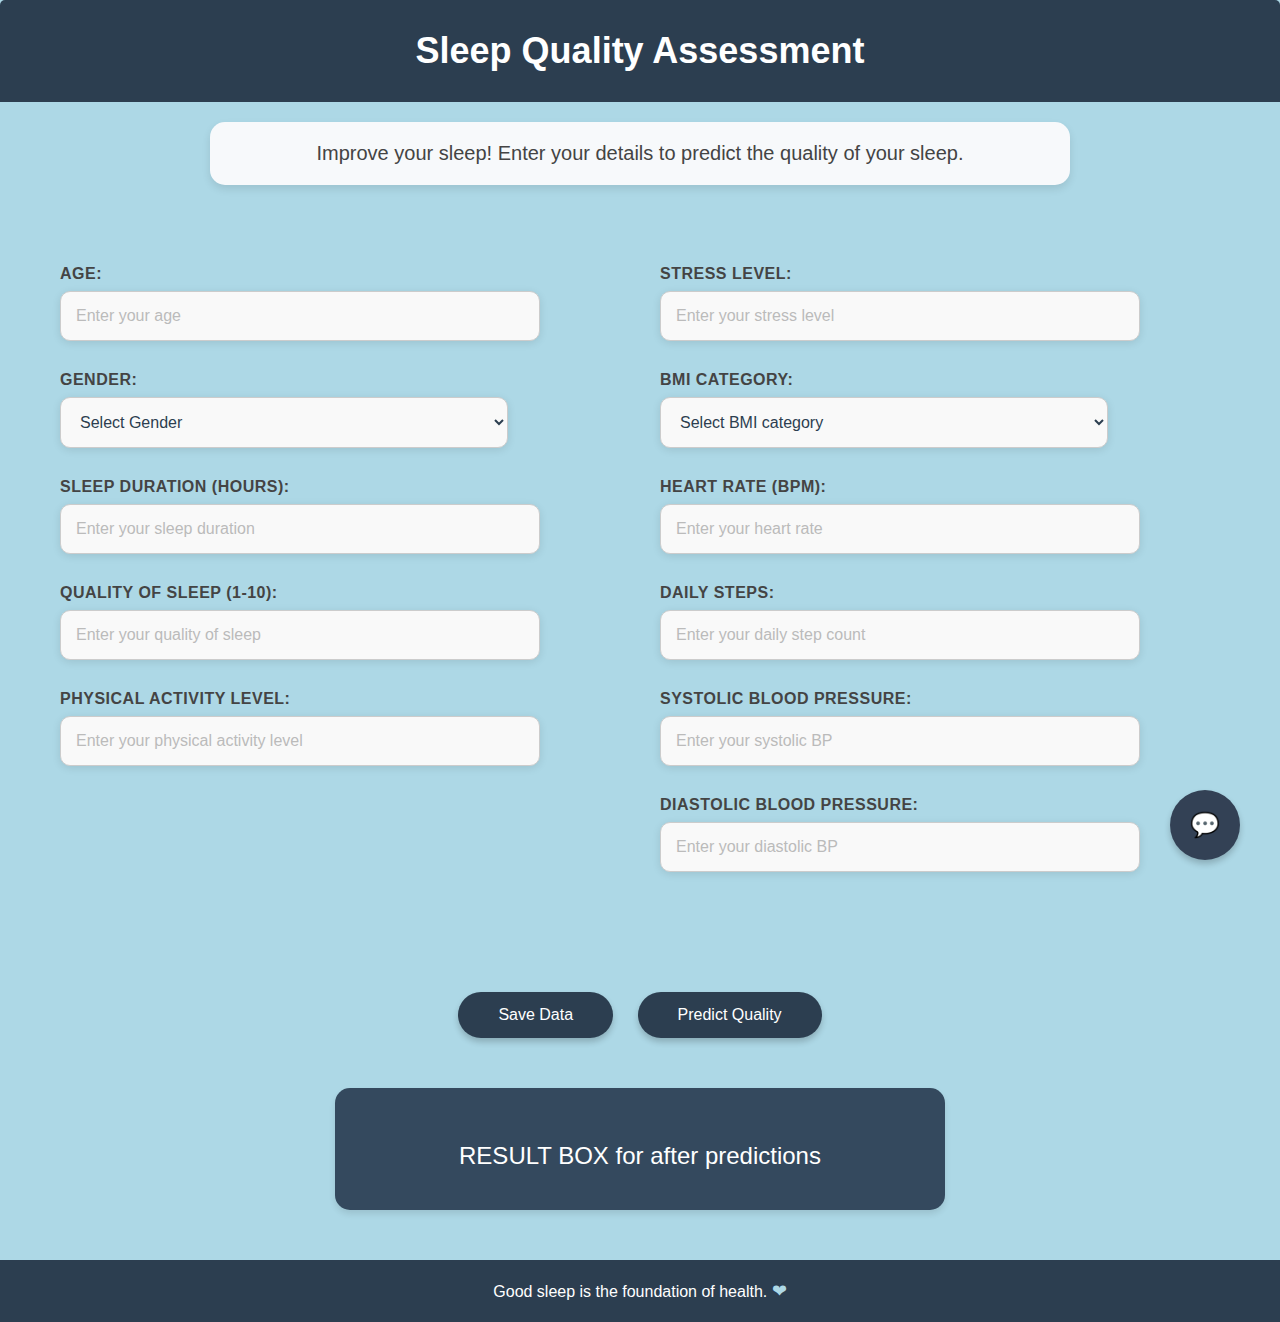
<file: XHEALTH-AI-main/html/sleep.html>
<!DOCTYPE html>
<html lang="en">
<head>
  <meta charset="UTF-8">
  <meta name="viewport" content="width=device-width, initial-scale=1.0">
  <link rel="stylesheet" href="../css/box.css">
  <title>Sleep Prediction</title>
</head>
<body>

  <!-- Header Section -->
  <div class="header">
    <h1>Sleep Quality Assessment</h1>
  </div>

  <!-- Tagline Section -->
  <div class="intro-text">
    Improve your sleep! Enter your details to predict the quality of your sleep.
  </div>

  <!-- Main Input Section -->
  <div class="main">

    <!-- Left Column -->
    <div class="left-column">
      <div class="input-section">
        <label for="age">Age:</label>
        <input type="number" id="age" placeholder="Enter your age">
      </div>
      <div class="input-section">
        <label for="gender">Gender:</label>
        <select id="gender">
          <option value="" disabled selected>Select Gender</option>
          <option value="Male">Male</option>
          <option value="Female">Female</option>
        </select>
      </div>
      <div class="input-section">
        <label for="sleep_duration">Sleep Duration (hours):</label>
        <input type="number" step="0.1" id="sleep_duration" placeholder="Enter your sleep duration">
      </div>
      <div class="input-section">
        <label for="quality_of_sleep">Quality of Sleep (1-10):</label>
        <input type="number" id="quality_of_sleep" placeholder="Enter your quality of sleep">
      </div>
      <div class="input-section">
        <label for="physical_activity_level">Physical Activity Level:</label>
        <input type="number" id="physical_activity_level" placeholder="Enter your physical activity level">
      </div>
    </div>

    <!-- Right Column -->
    <div class="right-column">
      <div class="input-section">
        <label for="stress_level">Stress Level:</label>
        <input type="number" id="stress_level" placeholder="Enter your stress level">
      </div>
      <div class="input-section">
        <label for="bmi_category">BMI Category:</label>
        <select id="bmi_category">
          <option value="" disabled selected>Select BMI category</option>
          <option value="Underweight">Underweight</option>
          <option value="Normal">Normal</option>
          <option value="Overweight">Overweight</option>
          <option value="Obese">Obese</option>
        </select>
      </div>
      <div class="input-section">
        <label for="heart_rate">Heart Rate (bpm):</label>
        <input type="number" id="heart_rate" placeholder="Enter your heart rate">
      </div>
      <div class="input-section">
        <label for="daily_steps">Daily Steps:</label>
        <input type="number" id="daily_steps" placeholder="Enter your daily step count">
      </div>
      <div class="input-section">
        <label for="systolic_bp">Systolic Blood Pressure:</label>
        <input type="number" id="systolic_bp" placeholder="Enter your systolic BP">
      </div>
      <div class="input-section">
        <label for="diastolic_bp">Diastolic Blood Pressure:</label>
        <input type="number" id="diastolic_bp" placeholder="Enter your diastolic BP">
      </div>
    </div>
  </div>

  <!-- Buttons -->
  <div class="buttons">
    <button class="predict-btn" onclick="saveSleepData()">Save Data</button>
    <button class="predict-btn" onclick="predictSleepRisk()">Predict Quality</button>
  </div>

  <!-- Result Box -->
  <div class="result-box" id="result-box">
    <p>RESULT BOX for after predictions</p>
  </div>

  <!-- Footer Section -->
  <footer class="footer-container">
    <p>Good sleep is the foundation of health. <span>&#x2764;</span></p>
  </footer>

  <script>
    // Function to save sleep data
    function saveSleepData() {
      const age = document.getElementById("age").value;
      const gender = document.getElementById("gender").value;
      const sleep_duration = document.getElementById("sleep_duration").value;
      const quality_of_sleep = document.getElementById("quality_of_sleep").value;
      const physical_activity_level = document.getElementById("physical_activity_level").value;
      const stress_level = document.getElementById("stress_level").value;
      const bmi_category = document.getElementById("bmi_category").value;
      const heart_rate = document.getElementById("heart_rate").value;
      const daily_steps = document.getElementById("daily_steps").value;
      const systolic_bp = document.getElementById("systolic_bp").value;
      const diastolic_bp = document.getElementById("diastolic_bp").value;

      const userId = localStorage.getItem("user_id");;

      if (!age || !gender || !sleep_duration || !quality_of_sleep || !physical_activity_level || !stress_level || !bmi_category || !heart_rate || !daily_steps || !systolic_bp || !diastolic_bp) {
        alert("Please fill in all fields.");
        return;
      }

      fetch(`http://127.0.0.1:5000/sleep/sleep_data/${userId}`, {
        method: "POST",
        headers: {
          "Content-Type": "application/json",
        },
        body: JSON.stringify({
          age,
          gender,
          sleep_duration,
          quality_of_sleep,
          physical_activity_level,
          stress_level,
          bmi_category,
          heart_rate,
          daily_steps,
          systolic_bp,
          diastolic_bp,
        }),
      })
        .then(response => response.json())
        .then(data => {
          console.log("Data saved:", data);
          alert("Data saved successfully!");
        })
        .catch(error => {
          console.error("Error:", error);
          alert("Error saving data!");
        });
    }

    // Function to predict heart disease risk
// Function to predict sleep risk
function predictSleepRisk() {
  console.log("Predict function triggered");
  const age = document.getElementById("age").value;
  const gender = document.getElementById("gender").value;
  const sleep_duration = document.getElementById("sleep_duration").value;
  const quality_of_sleep = document.getElementById("quality_of_sleep").value;
  const physical_activity_level = document.getElementById("physical_activity_level").value;
  const stress_level = document.getElementById("stress_level").value;
  const bmi_category = document.getElementById("bmi_category").value;
  const heart_rate = document.getElementById("heart_rate").value;
  const daily_steps = document.getElementById("daily_steps").value;
  const systolic_bp = document.getElementById("systolic_bp").value;
  const diastolic_bp = document.getElementById("diastolic_bp").value;

  if (!age || !gender || !sleep_duration || !quality_of_sleep || !physical_activity_level || !stress_level || !bmi_category || !heart_rate || !daily_steps || !systolic_bp || !diastolic_bp) {
    alert("Please fill in all fields.");
    return;
  }

  // Show loading message while waiting for response
  document.getElementById("result-box").innerText = "Loading prediction...";

  fetch("http://127.0.0.1:5000/sleep/sleep_predict", {
    method: "POST",
    headers: {
      "Content-Type": "application/json",
    },
    body: JSON.stringify({
      age,
      gender,
      sleep_duration,
      quality_of_sleep,
      physical_activity_level,
      stress_level,
      bmi_category,
      heart_rate,
      daily_steps,
      systolic_bp,
      diastolic_bp,
    }),
  })
    .then((response) => response.json())
    .then((data) => {
      console.log("Prediction:", data);
      const resultBox = document.getElementById("result-box");

      if (data && data.message) {
        resultBox.innerHTML = `
          <p><strong>Prediction:</strong> ${data.message}</p>
          <p><strong>Risk Assessment:</strong> Based on the analysis, there is a <strong>${data.probabilities.high_risk}</strong> likelihood of being at risk of sleep-related issues, while there is a <strong>${data.probabilities.low_risk}</strong> chance of no risk.</p>
        `;
      } else {
        resultBox.innerText = "Could not generate a prediction. Please try again.";
      }
    })
    .catch((error) => {
      console.error("Error:", error);
      alert("Error predicting risk!");
      document.getElementById("result-box").innerText = "Error occurred. Please try again.";
    });
}
</script>
<iframe src="chatbot.html" style="position: fixed; bottom: 20px; right: 20px; width: 650px; height: 600px; border: none; z-index: 9999;"></iframe>

</body>
</html>
</file>
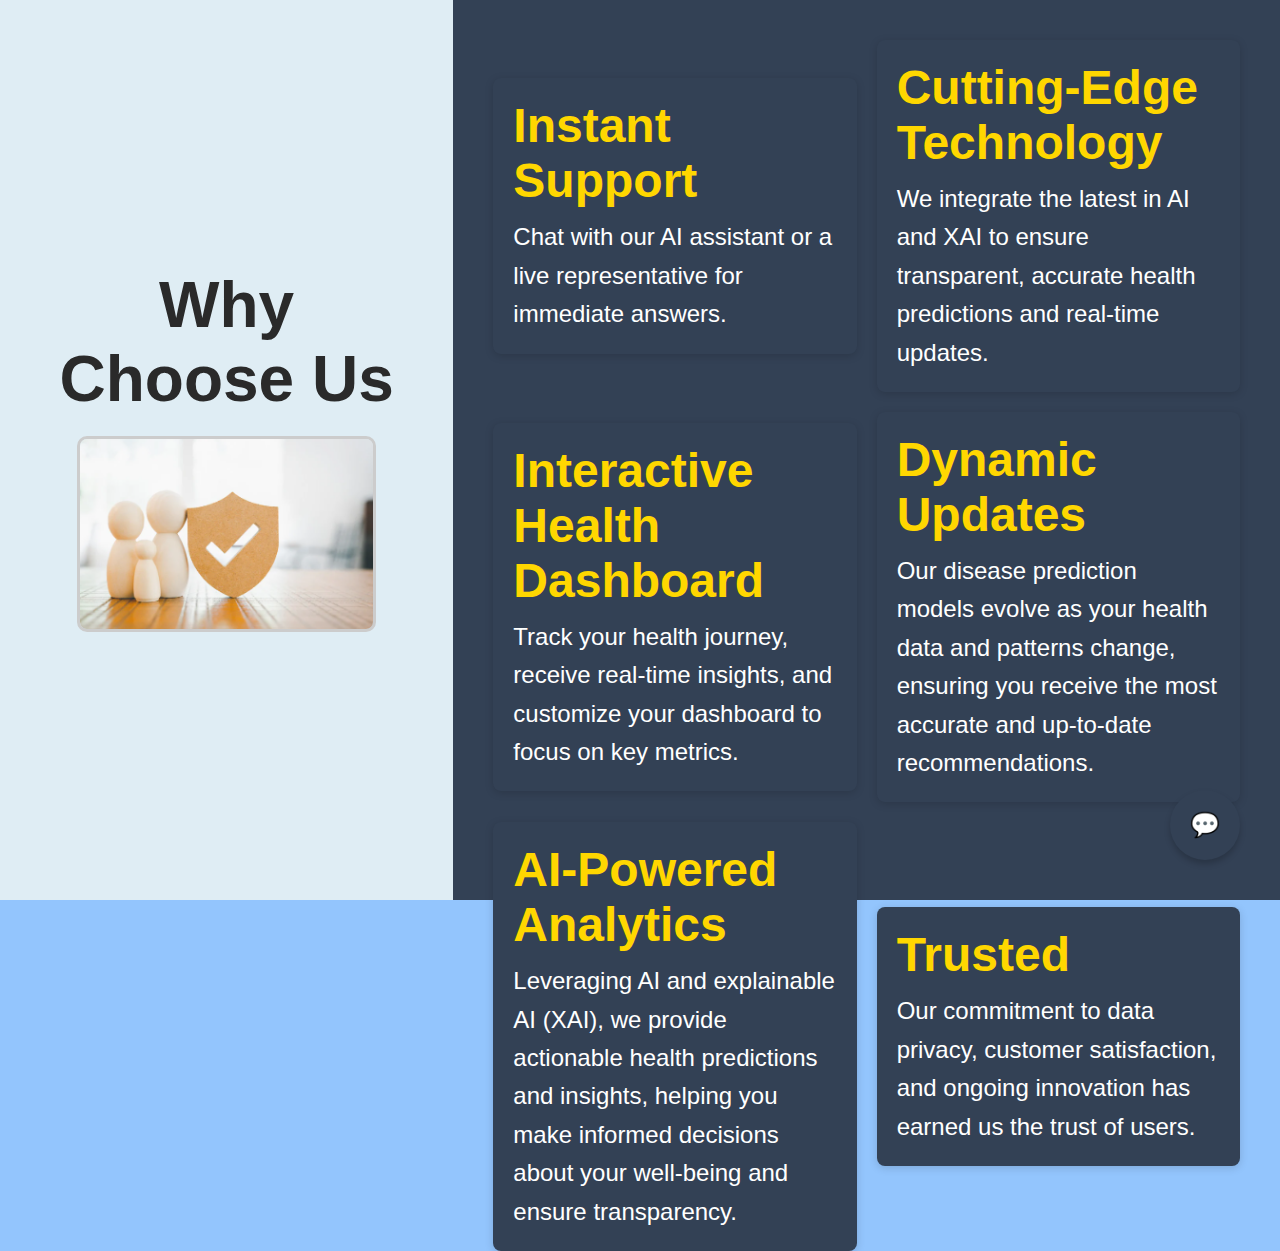
<file: XHEALTH-AI-main/html/whychooseus.html>
<!DOCTYPE html>
<html lang="en">
<head>
  <meta charset="UTF-8">
  <meta name="viewport" content="width=device-width, initial-scale=1.0">
  <title>Why Choose Us</title>
  <link rel="stylesheet" href="../css/o.css">
</head>
<body>
  <section class="why-choose-us">
    <div class="left-section">
      <h1>Why Choose Us</h1>
      <img src="../images/l.png" alt="Illustration" style="width: 500px; height: auto;">
    </div>
    <div class="right-section">
      <div class="feature">
        <h2>Instant Support</h2>
        <p>Chat with our AI assistant or a live representative for immediate answers.</p>
      </div>
      <div class="feature">
        <h2>Cutting-Edge Technology</h2>
        <p>We integrate the latest in AI and XAI to ensure transparent, accurate health predictions and real-time updates.</p>
      </div>
      <div class="feature">
        <h2>Interactive Health Dashboard</h2>
        <p>Track your health journey, receive real-time insights, and customize your dashboard to focus on key metrics.</p>
      </div>
      <div class="feature">
        <h2>Dynamic Updates</h2>
        <p>Our disease prediction models evolve as your health data and patterns change, ensuring you receive the most accurate and up-to-date recommendations.</p>
      </div>
      <div class="feature">
        <h2>AI-Powered Analytics</h2>
        <p>Leveraging AI and explainable AI (XAI), we provide actionable health predictions and insights, helping you make informed decisions about your well-being and ensure transparency.</p>
      </div>
      <div class="feature">
        <h2>Trusted</h2>
        <p>Our commitment to data privacy, customer satisfaction, and ongoing innovation has earned us the trust of users.</p>
      </div>
    </div>
  </section>
  <iframe src="chatbot.html" style="position: fixed; bottom: 20px; right: 20px; width: 650px; height: 600px; border: none; z-index: 9999;"></iframe>
</body>
</html>
</file>
<file: XHEALTH-AI-main/css/afterlogin.css>
/* General Styles */
body {
  margin: 0;
  padding: 0;
  font-family: Arial, sans-serif;
  background-color: #d4edf4; /* Light blue background */
  display: flex;
  align-items: center;
  justify-content: center;
  height: 100vh;
  position: relative; /* Position context for the logout button */
  flex-direction: column; /* Stack elements vertically */
}

.welcome-container {
  width: 100%;
  text-align: center;
  padding: 10px;
  background-color: #345c72; /* Dark blue background */
  color: white;
  font-size: 20px;
  font-weight: bold;
  margin-bottom: 20px; /* Add spacing between the welcome message and the grid */
}

.container {
  display: grid;
  grid-template-columns: 278px 289px 289px 289px;
  grid-template-rows: auto auto;
  gap: 30px 80px; /* Space between the boxes */
  justify-content: center;
}

.block {
  display: flex;
  flex-direction: column;
  justify-content: center; /* Center content vertically */
  align-items: center; /* Center content horizontally */
  text-align: center;
  text-decoration: none; /* Remove underline for links */
  color: white;
  font-weight: bold;
  border-radius: 10px;
  background-color: #345c72; /* Button background */
  transition: transform 0.3s ease, background-color 0.3s ease;
  width: 289px; /* Fixed width */
  height: 307px; /* Fixed height */
}

.block img {
  width: 261px; /* Increase the width */
  height: 149px; /* Set height to match the width */
  margin-bottom: 20px; /* Add spacing between the image and the text */
}

.block span {
  font-size: 20px; /* Adjust text size if needed */
  font-weight: bold; /* Make text bold for better visibility */
}

.block:hover {
  transform: translateY(-5px);
}

/* Specific Styles */
.features {
  grid-row: span 2; /* Occupy two rows */
  width: 278px;
  height: 492px;
  background-color: #345c72; /* Dark blue */
}

.heart, .diabetes, .asthma, .sleep, .dashboard, .extra {
  width: 289px;
  height: 307px;
}

.heart {
  background-color: #345c72; /* Dark blue */
}

.diabetes {
  background-color: #2a2e30; /* Dark gray */
}

.asthma {
  background-color: #2a2e30; /* Dark gray */
}

.sleep {
  background-color: #2a2e30; /* Teal */
}

.dashboard {
  background-color: black; /* Black */
}

.extra {
  background-color: #345c72; /* Dark blue */
}

/* Logout Button Styles */
.logout-button {
  position: absolute;
  top: 20px;
  right: 20px;
  padding: 10px 20px;
  background-color: black; /* Black */
  color: white;
  font-size: 16px;
  border: none;
  border-radius: 5px;
  cursor: pointer;
  transition: background-color 0.3s ease;
}

.logout-button:hover {
  background-color: #444; /* Darker gray on hover */
}
</file>
<file: XHEALTH-AI-main/css/box.css>
/* Body and Global Styles */
body {
  font-family: 'Poppins', Arial, sans-serif;
  background-color: #add8e6;
  margin: 0;
  padding: 0;
  color: #333;
}

/* Header Section */
.header {
  background-color: #2c3e50;
  color: white;
  padding: 30px 20px;
  text-align: center;
  border-radius: 5px 5px 0 0;
}

.header h1 {
  font-size: 36px;
  font-weight: 600;
  margin: 0;
}

/* Intro Text Section */
.intro-text {
  text-align: center;
  margin: 20px auto 40px;
  font-size: 20px;
  font-weight: 500;
  color: #444;
  background-color: #f7f9fb; /* Light contrasting background */
  padding: 20px 30px;
  border-radius: 15px;
  box-shadow: 0 4px 8px rgba(0, 0, 0, 0.1); /* Subtle shadow for depth */
  max-width: 800px; /* Limits width for better readability */
}

/* Main Section */
.main {
  display: flex;
  justify-content: space-between;
  padding: 40px;
  max-width: 1200px;
  margin: 0 auto;
  flex-wrap: wrap;
}

/* Columns */
.left-column, .right-column {
  flex: 1;
  margin: 0 20px;
  min-width: 280px; /* To make it responsive */
}

/* Input Section */
.input-section {
  margin-bottom: 30px;
}

label {
  display: block;
  margin-bottom: 8px;
  font-weight: 600;
  color: #444;
  font-size: 16px;
  letter-spacing: 0.5px;
  text-transform: uppercase;
}

/* Styled input and select boxes */
input, select {
  width: 80%;
  padding: 15px;
  border: 1px solid #ccc;
  border-radius: 10px;
  background-color: #f9f9f9;
  color: #2c3e50;
  font-size: 16px;
  transition: all 0.3s ease;
  box-shadow: 0 2px 8px rgba(0, 0, 0, 0.1);
}

input:focus, select:focus {
  border-color: #2c3e50;
  background-color: #fff;
  box-shadow: 0 2px 12px rgba(52, 152, 219, 0.3);
  outline: none;
}

input::placeholder, select::placeholder {
  color: #bbb;
  font-weight: 400;
}

input:hover, select:hover {
  border-color: #2c3e50;
  background-color: #f1f1f1;
}

/* Button Section */
.buttons {
  text-align: center;
  margin: 40px 0;
}

button {
  background-color: #2c3e50;
  color: white;
  border: none;
  border-radius: 25px;
  padding: 14px 40px;
  font-size: 16px;
  cursor: pointer;
  margin: 10px;
  box-shadow: 0 4px 6px rgba(0, 0, 0, 0.2);
  transition: background-color 0.3s ease, box-shadow 0.3s ease, transform 0.3s ease;
}

button:hover {
  background-color: #34495e;
  box-shadow: 0 6px 12px rgba(0, 0, 0, 0.2);
  transform: scale(1.05); /* Slight zoom effect */
}

/* Result Box */
.result-box {
  background-color: #34495e; /* Slightly lighter color */
  color: white;
  text-align: center;
  padding: 30px; /* Increased padding for better spacing */
  border-radius: 15px;
  margin: 20px auto; /* Added some margin for better spacing */
  max-width: 550px; /* Increased max-width for better content fitting */
  box-shadow: 0 4px 6px rgba(0, 0, 0, 0.1); /* Added subtle shadow */
  font-family: 'Arial', sans-serif; /* Added a clean sans-serif font */
  font-size: 24px; /* Increased font size for better readability */
}

.result-box p {
  margin-bottom: 10px; /* Added space between paragraphs */
}

.result-box strong {
  font-weight: bold; /* Makes the labels stand out */
}


/* Footer Section */
.footer-container {
  background-color: #2c3e50;
  color: white;
  padding: 20px 0;
  text-align: center;
  margin-top: 50px;
}

.footer-container p {
  font-size: 16px;
  margin: 0;
}

.footer-container span {
  font-size: 18px;
  color: #add8e6;
}
</file>
<file: XHEALTH-AI-main/css/r.css>
body {
    font-family: 'Roboto', sans-serif;
    background-color: #add8e6;
    color: #333;
    margin: 0;
    padding: 0;
}

/* Container for the entire page */
.container {
    max-width: 1200px;
    margin: 0 auto;
    padding: 20px;
}

/* Header */
header {
    text-align: center;
    margin-bottom: 40px;
}

h1 {
    font-size: 2.5em;
    color: #334155;
    margin: 0;
}

/* User Info Section */
.user-info {
    text-align: center;
    margin-bottom: 30px;
}

h2 {
    font-size: 2em;
    color: #334155;
    margin: 0;
}

p {
    font-size: 1.2em;
    margin-top: 10px;
    color: #666;
}

/* Recommendations Section */
.recommendations {
    background-color: #2c3e50;
    padding: 30px;
    border-radius: 10px;
    box-shadow: 0 4px 12px rgba(0, 0, 0, 0.1);
    margin-bottom: 40px;
}

h3 {
    text-align: center;
    font-size: 2em;
    color: #ffffff;
    margin-bottom: 20px;
}

/* Style for the recommendation cards */
.recommendation-cards {
    display: flex;
    flex-wrap: wrap;
    justify-content: space-between;
    gap: 20px;
}

.card {
    background-color: #ffffff;
    padding: 20px;
    border-radius: 20px;
    box-shadow: 0 4px 8px rgba(0, 0, 0, 0.1);
    width: 40%;
    margin-bottom: 20px;
    transition: transform 0.3s ease;
    text-align: center;
}

.card:hover {
    transform: translateY(-5px);
}

.card p {
    font-size: 1.1em;
    color: #334155;
    margin-top: 10px;
}

/* Highlighting classes */
.high {
    background-color: #fce4e4; /* Light red background */
    color: red;
    border: 4px solid red;
    box-shadow: 0 4px 8px rgba(255, 0, 0, 0.6);
    font-weight: bold;
}

.low {
    background-color: #fce4e4; /* Light red background */
    color: red;
    border: 2px solid red;
    box-shadow: 0 4px 8px rgba(255, 0, 0, 0.6);
    font-weight: bold;
}

/* Add padding for better spacing on smaller screens */
@media (max-width: 768px) {
    .recommendation-cards {
        flex-direction: column;
        align-items: center;
    }

    .card {
        width: 90%; /* Make cards full-width on smaller screens */
        margin-bottom: 20px;
    }

    h1, h2, h3 {
        font-size: 1.8em;
    }
}
</file>
<file: XHEALTH-AI-main/css/signup.css>
/* General Styles */
body {
  margin: 0;
  font-family: 'Arial', sans-serif;
  background-color: #add8e6;
  color: #add8e6;
  display: flex;
  flex-direction: column;
  align-items: center;
  justify-content: center;
  height: 100vh;
}

/* Header Section */
header {
  width: 100%;
  background-color: #334155;
  display: flex;
  justify-content: space-between;
  align-items: center;
  padding: 1rem 2rem;
  box-shadow: 0 2px 5px rgba(0, 0, 0, 0.2);
  position: fixed;
  top: 0;
  z-index: 1000;
}

header .logo {
  font-size: 1.5rem;
  font-weight: bold;
  color: #ffffff;
}




/* Main Content */
main {
  display: flex;
  flex-direction: column;
  justify-content: center;
  align-items: center;
  margin-top: 6rem; /* Adjust for fixed header */
  width: 100%;
}

/* Tabs Container */
.tabs {
  display: flex;
  justify-content: center;
  margin-bottom: 1.5rem;
}

.tab-btn {
  background-color: #93c5fd;
  border: none;
  color: #334155;
  font-weight: bold;
  padding: 0.75rem 2rem;
  margin: 0 0.5rem;
  border-radius: 25px;
  cursor: pointer;
  transition: background-color 0.3s ease;
}

.tab-btn.active {
  background-color: #60a5fa;
  color: #ffffff;
}

.tab-btn:hover {
  background-color: #3b82f6;
  color: #ffffff;
}

/* Forms Container */
.container {
  background-color: #334155;
  padding: 2rem;
  border-radius: 15px;
  width: 90%;
  max-width: 400px;
  box-shadow: 0 4px 8px rgba(0, 0, 0, 0.2);
}

.content {
  display: none;
}

.content.active {
  display: block;
  animation: fadeIn 0.5s ease-in-out;
}

@keyframes fadeIn {
  from {
      opacity: 0;
      transform: translateY(10px);
  }
  to {
      opacity: 1;
      transform: translateY(0);
  }
}

form {
  display: flex;
  flex-direction: column;
  gap: 1rem;
}

form input, form select {
  padding: 0.75rem;
  border: 2px solid #ccc;
  border-radius: 8px;
  font-size: 1rem;
  color: #334155;
  background-color: #f3f4f6;
  outline: none;
  transition: box-shadow 0.3s ease, border-color 0.3s ease;
}

form input:focus, form select:focus {
  box-shadow: 0 0 5px #60a5fa;
  border-color: #60a5fa;
}

form input::placeholder {
  color: #9ca3af;
}

form button {
  padding: 0.75rem;
  background-color: #93c5fd;
  color: #334155;
  font-weight: bold;
  border: none;
  border-radius: 25px;
  cursor: pointer;
  transition: background-color 0.3s ease;
}

form button:hover {
  background-color: #60a5fa;
  color: #ffffff;
}

/* Style for the select (gender) dropdown */
select {
  width: 100%;
  padding: 0.75rem; /* Same padding as the inputs */
  border: 2px solid #ccc; /* Border color similar to inputs */
  border-radius: 8px; /* Rounded corners like inputs */
  font-size: 1rem; /* Same font size as inputs */
  color: #334155; /* Match text color with inputs */
  background-color: #f3f4f6; /* Same background as inputs */
  outline: none; /* Remove default outline */
  transition: box-shadow 0.3s ease, border-color 0.3s ease; /* Smooth transition */
}

/* Focus effect for the select dropdown */
select:focus {
  box-shadow: 0 0 5px #60a5fa; /* Blue shadow on focus */
  border-color: #60a5fa; /* Border turns blue on focus */
}

/* Optional: Style the options to match */
select option {
  padding: 0.75rem;
  font-size: 1rem;
}

/* Additional styling for the container */
body {
  font-family: Arial, sans-serif;
  margin: 0;
  background-color: #e6f7ff;
}

.container {
  padding: 20px;
}

.header h1 {
  margin: 0;
  font-size: 24px;
  color: #003d66;
}

.grid {
  display: grid;
  grid-template-columns: repeat(3, 1fr);
  gap: 20px;
  margin-top: 20px;
}

.box {
  background-color: #1c1c1c;
  color: white;
  border-radius: 8px;
  text-align: center;
  padding: 20px;
  box-shadow: 0 4px 6px rgba(0, 0, 0, 0.1);
}

.box img {
  max-width: 50px;
  margin-bottom: 10px;
}

.box p {
  margin: 0;
}

.features {
  background-color: black;
  display: flex;
  align-items: center;
  justify-content: center;
  font-size: 18px;
}

.extra-text {
  color: orange;
}
</file>
<file: XHEALTH-AI-main/css/styles.css>
/* General Reset */
* {
    margin: 0;
    padding: 0;
    box-sizing: border-box;
  }
  
  /* Body Styling */
  body {
    font-family: Arial, sans-serif;
    background-color: #2c3e50;
    color: white;
  }
  
  /* Header Styling */
  header {
    display: flex;
    justify-content: center;  /* Centers the navigation links */
    align-items: center;
    padding: 10px 20px;
  }
  
  /* Logo Styling */
  .logo {
    font-size: 24px;
    font-weight: bold;
    color: #333;
    margin-right: auto;  /* Pushes the logo to the left side */
  }
  
  /* Navigation Styling */
  nav {
    display: flex;
    gap: 52px; /* Adds space between buttons */
    justify-content: flex-end; /* Ensures buttons are centered horizontally */
    flex-grow: 1; /* Makes sure the nav takes up the available space */
  }
  
  .button {
    display: inline-block;
    background-color: #add8e6; /* Light blue color */
    color: #333;
    width: 223px;  /* Set width to 223px */
    height: 72px;  /* Set height to 72px */
    font-size: 18px;
    text-align: center;
    text-decoration: none;
    border-radius: 50px;  /* Increased radius for more rounded corners */
    transition: background-color 0.3s ease, transform 0.2s ease;
    line-height: 72px;  /* Vertically center text within the button */
    border: none;  /* Removed border */
  }
  
  /* Button Hover Effect */
  .button:hover {
    background-color: #87c1e1; /* Slightly darker blue on hover */
    transform: scale(1.1); /* Slight zoom effect */
  }
  
  img {
    width: 100%;
    height: 100vh;
    object-fit: cover;
    opacity: 0.3;
  }
</file>
<file: XHEALTH-AI-main/css/o.css>
/* Reset and Body Styles */
* {
    margin: 0;
    padding: 0;
    box-sizing: border-box;
  }
  
  body {
    font-family: 'Arial', sans-serif;
    background-color: #93c5fd;
    overflow-x: hidden;
    height: 100vh;
  }
  
  /* Section Styling */
  .why-choose-us {
    display: flex;
    flex-direction: row;
    height: 100vh; /* Full viewport height */
    width: 100%;   /* Full viewport width */
    background-color: #93c5fd;
  }
  
  /* Left Section */
  .left-section {
    flex: 1;
    padding: 40px;
    text-align: center;
    display: flex;
    flex-direction: column;
    justify-content: center;
    align-items: center;
    background-color:#dfedf4;
  }
  
  .left-section h1 {
    font-size: 4rem;
    color: #2a2a2a;
    margin-bottom: 20px;
  }
  
  .left-section img {
    max-width: 80%;
    height: auto;
    border: 3px solid #ccc;
    border-radius: 10px;
  }
  
  /* Right Section */
  .right-section {
    flex: 2;
    display: grid;
    grid-template-columns: repeat(2, 1fr);
    gap: 20px;
    background-color: #334155;
    padding: 40px;
    color: #fff;
    align-items: center;
  }
  
  /* Feature Cards */
  .feature {
    background-color: #334155;
    padding: 20px;
    border-radius: 8px;
    box-shadow: 0 2px 8px rgba(0, 0, 0, 0.15);
  }
  
  .feature h2 {
    font-size: 3rem;
    color: #ffd700;
    margin-bottom: 10px;
  }
  
  .feature p {
    font-size: 1.5rem;
    line-height: 1.6;
  }
  
  /* Responsive Design */
  @media (max-width: 768px) {
    .why-choose-us {
      flex-direction: column;
    }
  
    .right-section {
      grid-template-columns: 1fr;
      padding: 20px;
    }
  }
</file>
